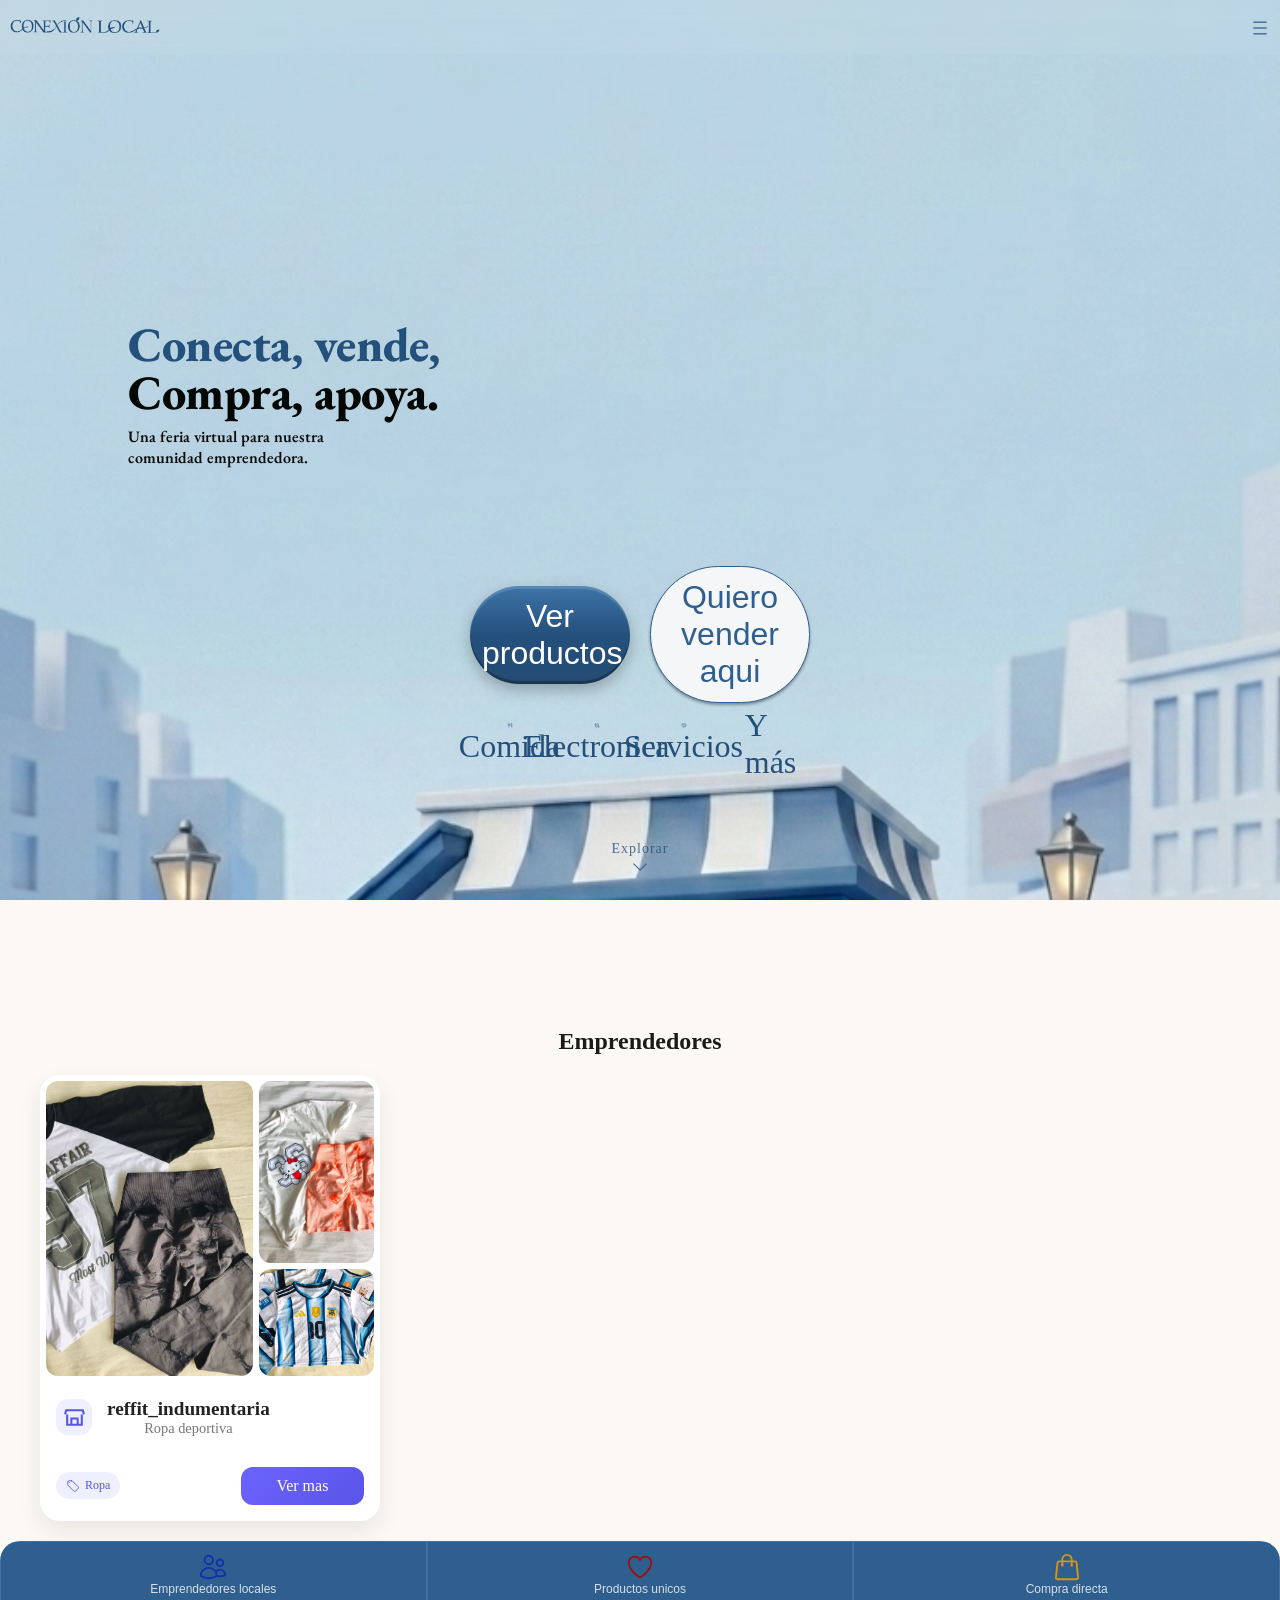
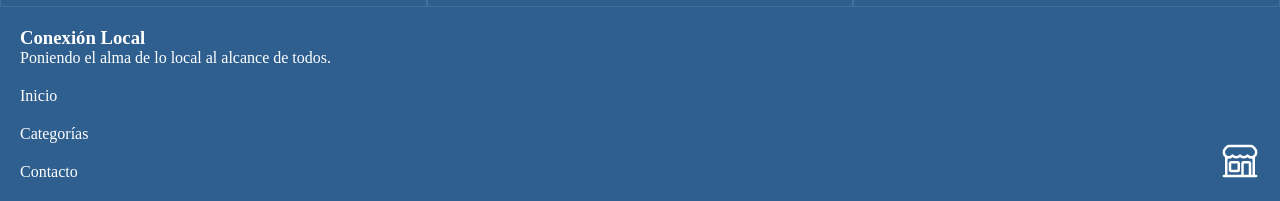
<file: index.html>
<!DOCTYPE html>
<html lang="es">
<head>
    <meta charset="UTF-8">
    <meta name="viewport" content="width=device-width, initial-scale=1, viewport-fit=cover">

    <!-- Archivo de estilos propio -->
     <link rel="preconnect" href="https://fonts.googleapis.com">
<link rel="preconnect" href="https://fonts.gstatic.com" crossorigin>
<link href="https://fonts.googleapis.com/css2?family=EB+Garamond:ital,wght@0,400..800;1,400..800&display=swap" rel="stylesheet">   
    <link rel="stylesheet" href="style.css">

    <title>Conexión Local</title>
</head>

<body>

<!-- ================= HEADER ================= -->
<header class="encabezado">
    <div class="menu-desplegable">
      <ul class="links-menu">
        <li class="link" data-id="contacto">Contactanos</li>
        <li class="link" data-id="conexion"> <a href="#comunidad">Conexion local</a></li>
        <li class="link" data-id="locales"> <a href="#stores">Tiendas</a></li>
      </ul>
    </div>
    <div class="min-menu">
            <svg viewBox="0 0 24 24" stroke="currentColor" stroke-width="1.5" fill="none" data-id="whats">
                <path style="fill-rule:evenodd;clip-rule:evenodd;" d="M20.463,3.488C18.217,1.24,15.231,0.001,12.05,0    C5.495,0,0.16,5.334,0.157,11.892c-0.001,2.096,0.547,4.142,1.588,5.946L0.057,24l6.304-1.654    c1.737,0.948,3.693,1.447,5.683,1.448h0.005c6.554,0,11.89-5.335,11.893-11.893C23.944,8.724,22.708,5.735,20.463,3.488z     M12.05,21.785h-0.004c-1.774,0-3.513-0.477-5.031-1.378l-0.361-0.214l-3.741,0.981l0.999-3.648l-0.235-0.374    c-0.99-1.574-1.512-3.393-1.511-5.26c0.002-5.45,4.437-9.884,9.889-9.884c2.64,0,5.122,1.03,6.988,2.898    c1.866,1.869,2.893,4.352,2.892,6.993C21.932,17.351,17.498,21.785,12.05,21.785z M17.472,14.382    c-0.297-0.149-1.758-0.868-2.031-0.967c-0.272-0.099-0.47-0.149-0.669,0.148s-0.767,0.967-0.941,1.166    c-0.173,0.198-0.347,0.223-0.644,0.074c-0.297-0.149-1.255-0.462-2.39-1.475c-0.883-0.788-1.48-1.761-1.653-2.059    s-0.018-0.458,0.13-0.606c0.134-0.133,0.297-0.347,0.446-0.521C9.87,9.97,9.919,9.846,10.019,9.647    c0.099-0.198,0.05-0.372-0.025-0.521C9.919,8.978,9.325,7.515,9.078,6.92c-0.241-0.58-0.486-0.501-0.669-0.51    C8.236,6.401,8.038,6.4,7.839,6.4c-0.198,0-0.52,0.074-0.792,0.372c-0.272,0.298-1.04,1.017-1.04,2.479    c0,1.463,1.065,2.876,1.213,3.074c0.148,0.198,2.095,3.2,5.076,4.487c0.709,0.306,1.263,0.489,1.694,0.626    c0.712,0.226,1.36,0.194,1.872,0.118c0.571-0.085,1.758-0.719,2.006-1.413c0.248-0.694,0.248-1.29,0.173-1.413    C17.967,14.605,17.769,14.531,17.472,14.382z"/>
            </svg>

            <svg viewBox="0 0 24 24" stroke="currentColor" stroke-width="1.5" fill="none" data-id="insta">
               <path d="M12,2.162c3.204,0,3.584,0.012,4.849,0.07c1.308,0.06,2.655,0.358,3.608,1.311c0.962,0.962,1.251,2.296,1.311,3.608   c0.058,1.265,0.07,1.645,0.07,4.849c0,3.204-0.012,3.584-0.07,4.849c-0.059,1.301-0.364,2.661-1.311,3.608   c-0.962,0.962-2.295,1.251-3.608,1.311c-1.265,0.058-1.645,0.07-4.849,0.07s-3.584-0.012-4.849-0.07   c-1.291-0.059-2.669-0.371-3.608-1.311c-0.957-0.957-1.251-2.304-1.311-3.608c-0.058-1.265-0.07-1.645-0.07-4.849   c0-3.204,0.012-3.584,0.07-4.849c0.059-1.296,0.367-2.664,1.311-3.608c0.96-0.96,2.299-1.251,3.608-1.311   C8.416,2.174,8.796,2.162,12,2.162 M12,0C8.741,0,8.332,0.014,7.052,0.072C5.197,0.157,3.355,0.673,2.014,2.014   C0.668,3.36,0.157,5.198,0.072,7.052C0.014,8.332,0,8.741,0,12c0,3.259,0.014,3.668,0.072,4.948c0.085,1.853,0.603,3.7,1.942,5.038   c1.345,1.345,3.186,1.857,5.038,1.942C8.332,23.986,8.741,24,12,24c3.259,0,3.668-0.014,4.948-0.072   c1.854-0.085,3.698-0.602,5.038-1.942c1.347-1.347,1.857-3.184,1.942-5.038C23.986,15.668,24,15.259,24,12   c0-3.259-0.014-3.668-0.072-4.948c-0.085-1.855-0.602-3.698-1.942-5.038c-1.343-1.343-3.189-1.858-5.038-1.942   C15.668,0.014,15.259,0,12,0z"/>
	             <path d="M12,5.838c-3.403,0-6.162,2.759-6.162,6.162c0,3.403,2.759,6.162,6.162,6.162s6.162-2.759,6.162-6.162   C18.162,8.597,15.403,5.838,12,5.838z M12,16c-2.209,0-4-1.791-4-4s1.791-4,4-4s4,1.791,4,4S14.209,16,12,16z"/>
	             <circle cx="18.406" cy="5.594" r="1.44"/>
            </svg>


    </div>

    <div class="encabezado-contenido">

        <!-- Logo / Marca -->
         <div class="container-img">
           <img src="/assets/back blue.png" alt="" id="img-logo">
        </div>
         <!-- Botón menú (preparado para JS futuro) -->
         <button class="boton-menu">
            <svg viewBox="0 0 24 24" stroke="currentColor" stroke-width="1.5" fill="none">
                <path d="M4 5h16"/><path d="M4 12h16"/><path d="M4 19h16"/>
            </svg>
        </button>

        </div>
        
    </div>

</header>


<!-- ================= CONTENIDO PRINCIPAL ================= -->

    <!-- ================= HERO ================= -->
    <section class="hero" id="home">

       <!-- Imagen de fondo -->
            <div class="hero-fondo"></div>
           <!-- Contenido -->
        <div class="hero-contenido">
            <div class="hero-titulo">
              <h1 class="hero-titulo">
               <span id="talent">Conecta, vende,</span> Compra, apoya.
              </h1>
            </div>
            <p class="hero-texto">
               Una feria virtual para nuestra comunidad emprendedora.
            </p>

        </div>


        <div class="hero-back"></div>

         <!-- Botones -->
          <div class="hero-Ui">
            <div class="hero-botones">

                <a href="#stores">
                  <button class="boton-secundario">
                    Ver productos
                </button>
                </a>

                <button class="boton-vender">
                    Quiero vender aqui
                </button>
             </div>
                <div class="svg-icons">

                  <div class="icon-svg">
                    <svg viewBox="0 0 24 24" fill="none" stroke="currentColor" stroke-width="1.8">
                          <path d="M3 2v7c0 1.1.9 2 2 2h4a2 2 0 0 0 2-2V2"/><path d="M7 2v20"/><path d="M21 15V2a5 5 0 0 0-5 5v6c0 1.1.9 2 2 2h3Zm0 0v7"/>
                    </svg>
                    <p>Comida</p>
                  </div>
                  
                  <div class="icon-svg">
                    <svg viewBox="0 0 24 24" fill="none" stroke="currentColor" stroke-width="1.8">
                      
                         <path d="M17 19a1 1 0 0 1-1-1v-2a2 2 0 0 1 2-2h2a2 2 0 0 1 2 2v2a1 1 0 0 1-1 1z"/><path d="M17 21v-2"/><path d="M19 14V6.5a1 1 0 0 0-7 0v11a1 1 0 0 1-7 0V10"/><path d="M21 21v-2"/><path d="M3 5V3"/><path d="M4 10a2 2 0 0 1-2-2V6a1 1 0 0 1 1-1h4a1 1 0 0 1 1 1v2a2 2 0 0 1-2 2z"/><path d="M7 5V3"/>
                    </svg>
                     <p>Electronica</p>
                  </div>

                  <div class="icon-svg">
                    <svg viewBox="0 0 24 24" fill="none" stroke="currentColor" stroke-width="1.8">
                    <path d="m11 17 2 2a1 1 0 1 0 3-3"/><path d="m14 14 2.5 2.5a1 1 0 1 0 3-3l-3.88-3.88a3 3 0 0 0-4.24 0l-.88.88a1 1 0 1 1-3-3l2.81-2.81a5.79 5.79 0 0 1 7.06-.87l.47.28a2 2 0 0 0 1.42.25L21 4"/><path d="m21 3 1 11h-2"/><path d="M3 3 2 14l6.5 6.5a1 1 0 1 0 3-3"/><path d="M3 4h8"/>
                    </svg>
                     <p>Servicios</p>
                  </div>
                    
                  <div class="icon-svg">
                    <svg viewBox="0 0 24 24" fill="none" stroke="currentColor" stroke-width="1.8">
                     <path d="M5 12h14"/><path d="M12 5v14"/>
                    </svg> 
                     <p>Y más</p>
                  </div>
             


                </div>

            </div>

          <!----Category---->
            <div class="hero-arrow">
              <div class="arrow"> 
               <p>Explorar</p> 
               <svg viewBox="0 0 24 24" stroke="currentColor" stroke-width="1.5" fill="none" id="arrow">
                 <path stroke-linecap="round" stroke-linejoin="round" d="m19.5 8.25-7.5 7.5-7.5-7.5" />
               </svg>
            </div>
            </div>

        


    </section>


    <!-- ================= SECCIÓN INFORMACIÓN ================= -->
           
    <!-- ================= TALLERES ================= -->
    <section class="seccion-talleres" id="stores">

        <h2>Emprendedores</h2>

      <div class="store-grid">
  <!-- repites cards aquí -->

<!---->




      </div> 

    </section>


    <!-- ================= COMUNIDAD ================= -->
    <section class="seccion-comunidad" id="comunidad">

       
        <div class="desc-hero">

            <div class="item-desc"><svg viewBox="0 0 24 24" stroke="currentColor" stroke-width="1.5" fill="none" id="social">
             <path stroke-linecap="round" stroke-linejoin="round" d="M15 19.128a9.38 9.38 0 0 0 2.625.372 9.337 9.337 0 0 0 4.121-.952 4.125 4.125 0 0 0-7.533-2.493M15 19.128v-.003c0-1.113-.285-2.16-.786-3.07M15 19.128v.106A12.318 12.318 0 0 1 8.624 21c-2.331 0-4.512-.645-6.374-1.766l-.001-.109a6.375 6.375 0 0 1 11.964-3.07M12 6.375a3.375 3.375 0 1 1-6.75 0 3.375 3.375 0 0 1 6.75 0Zm8.25 2.25a2.625 2.625 0 1 1-5.25 0 2.625 2.625 0 0 1 5.25 0Z" />
               </svg> <p>Emprendedores locales</p></div>

           <div class="item-desc" ><svg viewBox="0 0 24 24" stroke="currentColor" stroke-width="1.5" fill="none" id="heart">
             <path stroke-linecap="round" stroke-linejoin="round" d="M21 8.25c0-2.485-2.099-4.5-4.688-4.5-1.935 0-3.597 1.126-4.312 2.733-.715-1.607-2.377-2.733-4.313-2.733C5.1 3.75 3 5.765 3 8.25c0 7.22 9 12 9 12s9-4.78 9-12Z" />
               </svg><p>Productos unicos</p></div>

           <div class="item-desc"><svg viewBox="0 0 24 24" stroke="currentColor" stroke-width="1.5" fill="none"  id="bag">
             <path stroke-linecap="round" stroke-linejoin="round" d="M15.75 10.5V6a3.75 3.75 0 1 0-7.5 0v4.5m11.356-1.993 1.263 12c.07.665-.45 1.243-1.119 1.243H4.25a1.125 1.125 0 0 1-1.12-1.243l1.264-12A1.125 1.125 0 0 1 5.513 7.5h12.974c.576 0 1.059.435 1.119 1.007ZM8.625 10.5a.375.375 0 1 1-.75 0 .375.375 0 0 1 .75 0Zm7.5 0a.375.375 0 1 1-.75 0 .375.375 0 0 1 .75 0Z" />
               </svg><p>Compra directa</p></div>


        </div>

    </section>




<!-- ================= FOOTER ================= -->
<footer class="pie">

    <div class="pie-contenido">
        <h3>Conexión Local</h3>
        <p>Poniendo el alma de lo local al alcance de todos.</p>
    </div>

    <div class="content-footer">

      <nav class="pie-nav">
        <a href="#" class="nav-item">Inicio</a>
        <a href="#" class="nav-item">Categorías</a>
        <a href="#" class="nav-item">Contacto</a>
    </nav>

    <div class="back">
      <a href="#home">
        <svg viewBox="0 0 24 24" stroke="currentColor" stroke-width="1.5" fill="none" id="social">
             <path stroke-linecap="round" stroke-linejoin="round" d="M13.5 21v-7.5a.75.75 0 0 1 .75-.75h3a.75.75 0 0 1 .75.75V21m-4.5 0H2.36m11.14 0H18m0 0h3.64m-1.39 0V9.349M3.75 21V9.349m0 0a3.001 3.001 0 0 0 3.75-.615A2.993 2.993 0 0 0 9.75 9.75c.896 0 1.7-.393 2.25-1.016a2.993 2.993 0 0 0 2.25 1.016c.896 0 1.7-.393 2.25-1.015a3.001 3.001 0 0 0 3.75.614m-16.5 0a3.004 3.004 0 0 1-.621-4.72l1.189-1.19A1.5 1.5 0 0 1 5.378 3h13.243a1.5 1.5 0 0 1 1.06.44l1.19 1.189a3 3 0 0 1-.621 4.72M6.75 18h3.75a.75.75 0 0 0 .75-.75V13.5a.75.75 0 0 0-.75-.75H6.75a.75.75 0 0 0-.75.75v3.75c0 .414.336.75.75.75Z" />
        </svg>
      </a>
    </div>

    </div>
    
   
</footer>
<script src="script.js"></script>
</body>
</html>
</file>
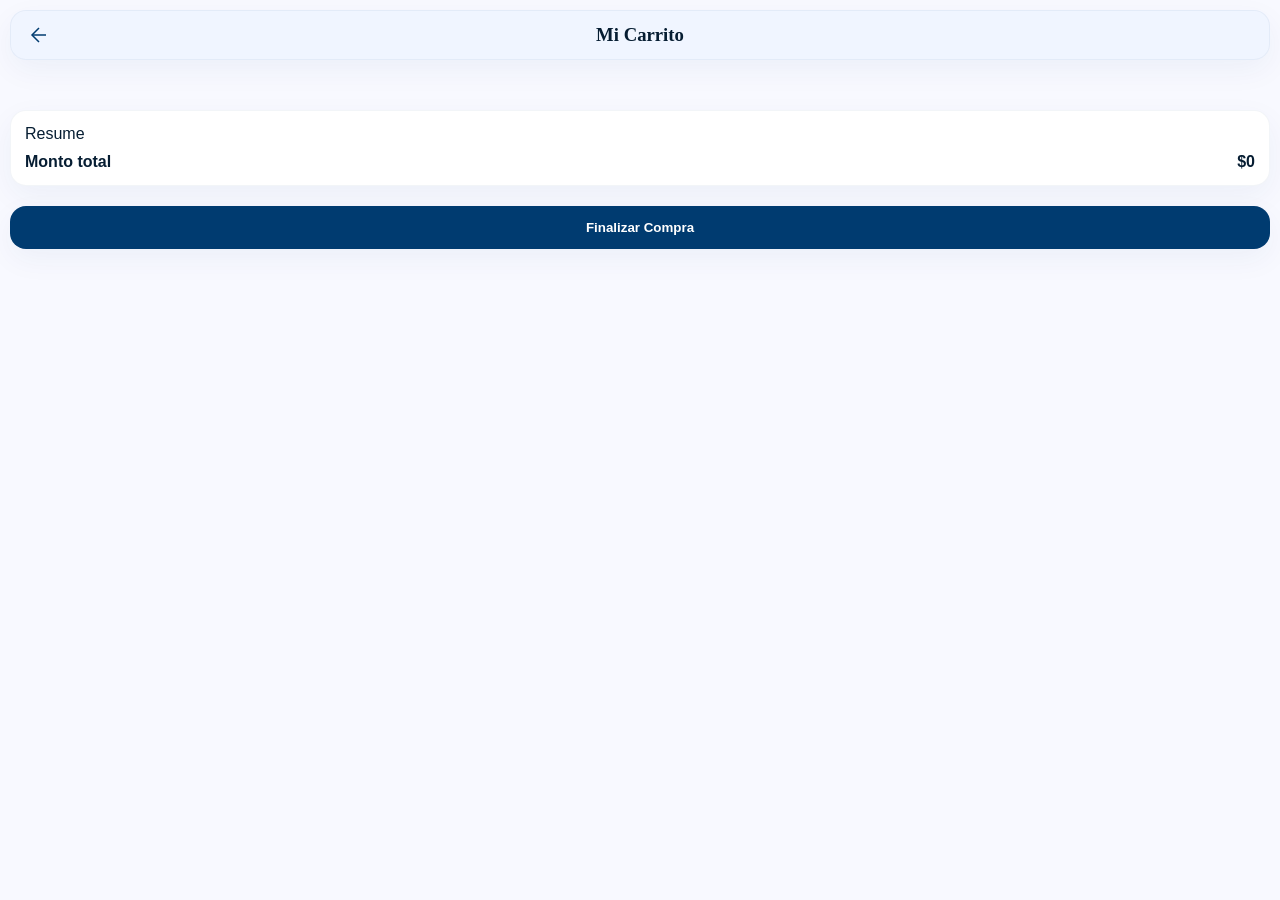
<file: cart.html>
<!DOCTYPE html>
<html lang="es">
<head>
  <meta charset="UTF-8">
  <meta name="viewport" content="width=device-width, initial-scale=1.0">
  <link rel="stylesheet" href="style-cart.css">
  <title>Cart</title>
</head>

<body>

<header>
<div class="navbar">

<div class="navbar-container">

  <div class="arrow-left">
    
  <svg viewBox="0 0 24 24" stroke="currentColor" stroke-width="1.5" fill="none" id="social">
      <path d="m12 19-7-7 7-7"/><path d="M19 12H5"/>
  </svg>

  </div>

  <h3>Mi Carrito</h3>
</div>

</div>


</header>



<section class="cards-cart"></section>

<div class="resume">

<span>Resume</span>
<div class="total">
  <span>Monto total</span>
  <p></p>
</div>

</div>

<button class="finalized">
Finalizar Compra
</button>



</body>
<script src="cart.js"></script>
</html>
</file>
<file: style.css>
/* ================= RESET BÁSICO ================= */
* {
    margin: 0;
    padding: 0;
    box-sizing: border-box;

}
a{
text-decoration: none;
color: white;
}
button{
  border: none;
  background: none;
}

body {
    font-family: serif, sans-serif;
    background-color: #fcf9f5;
    color: #1b1c1a;
    display: grid;
    grid-template-rows: auto 1fr auto;
    min-block-size: 100dvh;
    min-block-size: 100svh;
}

/* ================= HEADER ================= */
.encabezado {
  position: fixed;
    z-index: 2;
    width: 100%;
    transition: all 0.3s ease;
    background: rgba(255,255,255,0.05);
    backdrop-filter: blur(8px);
   
}
.encabezado.active
{
  transform: translateY(-100%);
  transition: all 0.5s ease;
}

.encabezado-contenido {
    display: flex;
    align-items: center;
    justify-content: space-between;
    padding: 10px;
}


.logo {
    display: flex;
    align-items: center;
    justify-content: center;
    gap: 10px;
}
.container-img{
width: 150px;
max-width: 50%;
height: 35px;
flex-shrink: 0;

}

#img-logo{
width: 100%;
height: 100%;

}

.boton-menu {
    width: 20px;
    height: 20px;
    cursor: pointer;
    z-index: 2;
}
.min-menu{
  display: flex;
  flex-direction: column;
  justify-content: center;
  gap: 30px;
  position: absolute;
  opacity: 0;
  background-color: #2838ac;
  right: 0;
  width: 115px;
  height: 115px;
  border-bottom-left-radius: 100%;
  z-index: 0;
  transition: all 0.1s ease;
}

.min-menu svg{
  width: 30px;
  height: 30px;
  fill: white;
  stroke: none;

}
.min-menu svg:nth-child(1){
margin-left: 30px;
}
.min-menu svg:nth-child(2){
margin-left: 70px;
}
.min-menu.active{
width: 230px;
height: 230px;
opacity: 1;
transition: all 0.3s ease;
}
.menu-desplegable{
  position: absolute;
  display: flex;
  align-items: center;
  border-bottom-left-radius: 100%;
  right: 0;
  width: 0;
  height: 0;
  z-index: 1;
  transition: all 0.2s ease;
  
}
.menu-desplegable.active ul{
display: flex;
pointer-events: all;
}
.menu-desplegable.active{
  width: 180px;
  height: 180px;
  background-color: #1530ac;
  z-index: 2;
  transition: all 0.3s ease;
}

.links-menu{
  display: none;
  flex-direction: column;
  list-style-type: none;
  color: #eef0ff;
  gap: 40px;
  pointer-events: none;
}
.links-menu li:nth-child(1){
padding-left: 5px;
}
.links-menu li:nth-child(2){
padding-left: 30px;
}
.links-menu li:nth-child(3){
padding-left: 100px;
}


.boton-menu svg{
  width: 100%;
  height: 100%;
  color: #2F5F8F;
}

/* ================= HERO ================= */
.hero {

    display: grid;
    grid-template-rows: auto 1fr auto;
    min-height: 100dvh;
    
}


/* Imagen de fondo */
.hero-fondo {
    position: absolute;
    inset: 0;
    background-image: url("/assets/background.jpeg");
    background-position: center top;
    background-repeat: no-repeat;
    background-size: cover;
  
    
}


.hero-contenido {
  position: relative;
    margin-top: 25vw;
    padding-left: 10vw;
    display: flex;
    flex-direction: column;
    gap: 10px;
    min-width: 0;
    text-align: start;
    z-index: 1;
    color: rgb(10, 10, 10);
    font-family: "EB Garamond", serif;
    font-weight: 400;
    
}



/* Contenido */

.hero-titulo {
     font-size: clamp(1.2rem, 8.5vw, 3rem);
     max-width: 18ch;
    line-height: 1;
    letter-spacing: -0.5px;
    font-weight: 800;
    color: rgb(4, 7, 4);
}
#talent{
  color: #24507c;
}


.hero-texto {
  font-weight: 600;
  font-size: 1rem;
  max-width: 30ch;
}

/* Botones */

.hero-Ui{
  display: flex;
  flex-direction: column;
  grid-row: 3;
  padding-bottom: 15dvh;
  gap: 20px;
}

.hero-botones {
  height: auto;
    margin-top: 20px;
    display: flex;
    justify-content:center;
    align-items: center;
    gap: 20px;
    z-index: 2;
    width: 100%;
}
.svg-icons{
  display: flex;
  width: 100%;
  height: auto;
  justify-content: center;
  z-index: 0;
  gap: 45px;
}
.icon-svg{
  display: flex;
  flex-direction: column;
  align-items: center;
  justify-content: center;
  width: clamp(42px, 1vw, 50px);
  height: clamp(42px, 1vw, 50px);
  
}
.icon-svg p{
  color: #24507c;
  font-size: clamp(11px, 4vw, 32px);
}
.icon-svg svg{

width: 100%;
height: 100%;
stroke: #24507c;

}

.boton-vender, .boton-secundario{
    width: 160px;
    padding: clamp(8px, 1vw, 12px);
    border-radius: 999px;
    border: none;
    width: clamp(120px, 40vw, 160px);
    font-size: clamp(11px, 4vw, 32px);
}
.boton-secundario{
background: linear-gradient(180deg, #3E74A8 0%, #24507c 50%, #254C73 100%);
color:white;
box-shadow: 0 6px 15px rgba(0,0,0,0.25),
inset 0 3px 1px rgba(255,255,255,0.15), 
inset 0 -3px 1px rgba(0,0,0,0.3);

}
.boton-vender{
  background: #f4f6f8;
  border: 1.5px solid #2f5f8f;
  color: #2F5F8F;
  box-shadow: 0 2px 3px rgba(0,0,0,0.35);
}


.boton-search{
height: 40px;
width: 40px;
border: none;

z-index: 3;
background: transparent;

}
.boton-search svg{
    color: #2b5d96;
    width: 30px;
    height: 25px;
    background:transparent;
    

}

.desc-hero{
  position: relative;
  height: 80px;
  display: flex;
  justify-content: space-around;
  justify-self: center;
  grid-column: 1/3;
  width: 100%;
  z-index: 2;
  align-self: center;
  text-align: center;
  align-items: center;
  color: #fff;
  border: 1px solid rgba(0,0,0,1);

}

.hero-arrow{
  position: absolute;
  bottom: 1dvh;
  width: 100%;
  display: flex;
  justify-content: center;
 

}
  
.arrow{
  display: flex;
  flex-direction: column;
  align-items: center;
  width: 50px;
  height: 50px;
  position: relative;
  color: #fff;
  z-index: 2;
  opacity: 0.8;
  animation: arrow 2s cubic-bezier(0.4, 0, 0.2, 1) infinite,  pulse 2s ease-in-out infinite;;

}
.arrow p{
  font-size: 14px;
  letter-spacing: 1px;
  color: #24507c;
}
#arrow{
  color: #24507c;
  width: 20px;
  height: 20px;
  filter: drop-shadow(0 0 6px rgba(255,255,255,0.6));
}
@keyframes arrow{
  0%{
    opacity: 1;
      transform: translateY(0) scale(1);
  }
  50%{
    opacity: 0.8;
     transform: translateY(7px) scale(0.9);
    scale: 0.9;
  }
  100%{
    
    transform: scale(1);
     transform: translateY(0) scale(1);
  }
}
@keyframes pulse {
  0% { filter: drop-shadow(0 0 0px white); }
  50% { filter: drop-shadow(0 0 6px white); }
  100% { filter: drop-shadow(0 0 0px white); }
}




.seccion-talleres{
 
text-align: center;
margin-top: 10%;
z-index: 1;

}
.store-grid {
  display: grid;
  justify-items: center;
  height: auto;
  grid-template-columns: repeat(auto-fill, minmax(280px, 1fr));
  gap: 50px;
  padding: 20px;
}

/* CARD */
.store-card {
  width: 100%;
  max-width: 320px;
  background: #ffffff;
  border-radius: 20px;
  overflow: hidden;
  box-shadow: 0 10px 25px rgba(0,0,0,0.08);
  transition: transform 0.25s ease, box-shadow 0.25s ease;
}

.store-card:hover {
  transform: translateY(-5px);
  box-shadow: 0 15px 35px rgba(0,0,0,0.12);
}

/* IMAGES COLLAGE */
.card-images {
  display: grid;
  grid-template-columns: 1.8fr 1fr;
  grid-template-rows: 1.7fr 1fr;
  gap: 6px;
  padding: 6px;
}

.card-images img {
  width: 100%;
  height: 100%;
  object-fit: cover;
  border-radius: 12px;
}

/* Layout collage */
.img-main {
  grid-row: 1 / 3;
  grid-column: 1 / 2;
}

.img-top {
  grid-row: 1 / 2;
}

.img-bottom {
  grid-row: 2 / 3;
}

/* CONTENT */
.card-content {
    display: flex;
    flex-direction: column;
    padding: 16px;
    gap: 30px;
}


.content{

display: flex;
align-items: center;
justify-content:flex-start;
gap: 15px;

}

.content-text{

align-items: center;

}
.store-name {
  font-size: 1.1rem;
  font-weight: 600;
  color: #222;
 

}

.store-category {
  font-size: 0.85rem;
  color: #777;
 
}

.content-icon {
  width: 36px;
  height: 36px;
  border-radius: 12px;
  background: #eef0ff;
  display: flex;
  align-items: center;
  justify-content: center;
  color: #5a54e6;
}

.btn-content{

display: flex;
justify-content: space-between;
align-items: center;


}
.category-badge {
  font-size: 0.75rem;
  font-weight: 500;
  white-space: nowrap;
}
.category{
  background: #eef0ff;
  color: #5a54e6;
  border-radius: 999px;
 display: inline-flex;
 align-items: center;  
 padding: 6px 10px; 
 gap: 5px;
}
.category-svg{
  display: flex;
  align-items:center;
}
.btn-content svg{

    width: 14px;
    height: 14px;
}
/* BUTTON */
.btn {
  display: inline-block;
  width: 40%;
  padding: 10px;
  border: none;
  border-radius: 12px;
  background: linear-gradient(135deg, #6c63ff, #5a54e6);
  color: white;
  font-weight: 500;
  cursor: pointer;
  transition: all 0.2s ease;
  
}

.btn:hover {
  opacity: 0.9;
}

/* 📱 MOBILE FIRST ya está optimizado */

/* 💻 DESKTOP */
@media (min-width: 768px) {
  .store-card {
    max-width: 340px;
  }

  .store-name {
    font-size: 1.2rem;
  }

  .store-category {
    font-size: 0.9rem;
  }
}


/* ================= COMUNIDAD ================= */
.seccion-comunidad {
    text-align: center;
    height: auto;
}

.desc-hero{
  height: 80px;
  display: flex;
  width: 100%;
  height: 100%;
  z-index: 2;
  text-align: center;
  align-items: center;
  color: #fff;
  border: none;
  background:#2F5F8F;
border-top-left-radius: 20px;
border-top-right-radius: 20px;
}
.desc-hero>:nth-child(1){

 border: 1px solid rgba(255, 255, 255, 0.1);
  
}
.desc-hero>:nth-child(2){

 border: 1px solid rgba(255, 255, 255, 0.1);

  
}
.desc-hero>:nth-child(3){
 
border: 1px solid rgba(255, 255, 255, 0.1);

}

.desc-hero p{
  opacity: 0.8;
  font-family: sans-serif;
  z-index: 2;
  
}




 

.item-desc{
  display: flex;
  flex-direction: column;
  align-items: center;
  justify-content: center;
  width: 100%;
  height: 100%;
  z-index: 3;
  padding: 10px 0px;

}

.item-desc svg{

width: 30px;
height: 30px;
color: #fff;
z-index: 3;

}
.item-desc p{
font-size: 12px;

}
#heart{
  color: rgba(161, 14, 9, 0.925);
}
#social{
  color: #1530ac;
}
#bag{
  color: rgb(209, 150, 22);
}

/* ================= FOOTER ================= */


.pie {
    display: flex;
    flex-direction: column;
    position: relative;
    background:#2F5F8F;
    color: white;
    padding: 20px;
    
}


.pie-nav {
    margin-top: 20px;
    display: flex;
    flex-direction: column;
    gap: 20px;
}
.nav-item{
  display: flex;
}
.back{
  background: transparent;
  align-self:flex-end;
  width: 40px;
  height: 40px;
  border-radius: 50%;
}
.back a svg{
  fill:#2F5F8F;
  stroke:white;
  width: 100%;
  height: 100%;
}
.content-footer{
  display: flex;
  justify-content: space-between;
}
</file>
<file: style-cart.css>
/* ================= RESET ================= */
* {
  margin: 0;
  padding: 0;
  box-sizing: border-box;
}

button {
  border: none;
  background: none;
  cursor: pointer;
}

/* ================= VARIABLES ================= */
:root {
  --bg-page: #f8f9ff;
  --bg-card: #ffffff;
  --bg-accent: #eef4ff;

  --primary: #003b70;
  --text-main: #061d32;
  --text-muted: #42617d;

  --radius: 16px;
  --shadow: 0 10px 30px rgba(0, 59, 112, 0.05);
}

/* ================= BODY ================= */
body {
  font-family: 'Plus Jakarta Sans', sans-serif;
  background-color: var(--bg-page);
  color: var(--text-main);

  display: grid;
  grid-template-rows: auto 1fr auto;
  gap: 20px;
  padding-top: 70px; /* espacio navbar fija */
}

/* ================= NAVBAR ================= */
.navbar {
  position: fixed;
  width: 100%;
  top: 0;
  z-index: 10;
}

.navbar-container {
  display: flex;
  align-items: center;
  margin: 10px;
  padding: 12px 16px;

  background-color: rgba(238, 244, 255, 0.8);
  backdrop-filter: blur(10px);

  border-radius: var(--radius);
  box-shadow: var(--shadow);
  border: 1px solid rgba(0, 59, 112, 0.05);
}

.navbar-container h3 {
  position: absolute;
  left: 50%;
  transform: translateX(-50%);
  font-family: Georgia, serif; /* toque premium */
}

.arrow-left {
  width: 24px;
  height: 24px;
}

.arrow-left svg {
  width: 100%;
  height: 100%;
  color: var(--primary);
}

/* ================= CART ================= */
.cards-cart {
  display: flex;
  flex-direction: column;
  gap: 12px;
  margin: 0 10px;
}

/* CARD */
.card {
  display: flex;
  justify-content: space-between;
  padding: 12px;

  background-color: var(--bg-card);
  border-radius: var(--radius);
  box-shadow: var(--shadow);
  border: 1px solid rgba(0, 59, 112, 0.05);
}

/* IMG */
.img-content {
  height: 80px;
  width: 80px;
  border-radius: 12px;
  overflow: hidden;
}

.img-cart {
  width: 100%;
  height: 100%;
  object-fit: cover;
}

/* TEXT */
.text-content {
  display: flex;
  flex-direction: column;
  justify-content: center;
  gap: 6px;
}

.text-content span:nth-child(1) {
  font-weight: 600;
}

.text-content span:nth-child(2) {
  color: var(--text-muted);
  font-size: 14px;
}

.text-content span:nth-child(3) {
  font-weight: 600;
}

/* LEFT CONTENT */
.card-content-firts {
  display: flex;
  gap: 12px;
}

/* RIGHT SIDE */
.ux {
  display: flex;
  flex-direction: column;
  justify-content: space-between;
}

/* DELETE */
.delete {
  align-self: flex-end;
  width: 24px;
  height: 24px;
}

.delete svg {
  width: 100%;
  height: 100%;
  color: var(--primary);
}

/* INCREMENT / DECREMENT */
.increment,
.decrement {
  width: 28px;
  height: 28px;
}

.sum-dec {
  display: flex;
  align-items: center;
  gap: 10px;

  background-color: var(--bg-accent);
  padding: 4px 8px;
  border-radius: 999px;
}

.sum-dec svg {
  width: 100%;
  height: 100%;
  color: var(--primary);
}

.view-number {
  font-weight: 600;
}

/* ================= RESUME ================= */
.resume {
  margin: 0 10px;
  padding: 14px;

  background-color: var(--bg-card);
  border-radius: var(--radius);
  box-shadow: var(--shadow);
  border: 1px solid rgba(0, 59, 112, 0.05);

  display: flex;
  flex-direction: column;
  gap: 10px;
}

.total {
  display: flex;
  justify-content: space-between;
  font-weight: 600;
}

/* ================= BUTTON FINAL ================= */
.finalized {
  margin: 0 10px;
  padding: 14px;

  background-color: var(--primary);
  color: white;
  font-weight: 600;
  text-align: center;

  border-radius: var(--radius);
  box-shadow: var(--shadow);

  transition: transform 0.2s ease;
}

.finalized:active {
  transform: scale(0.98);
}
</file>
